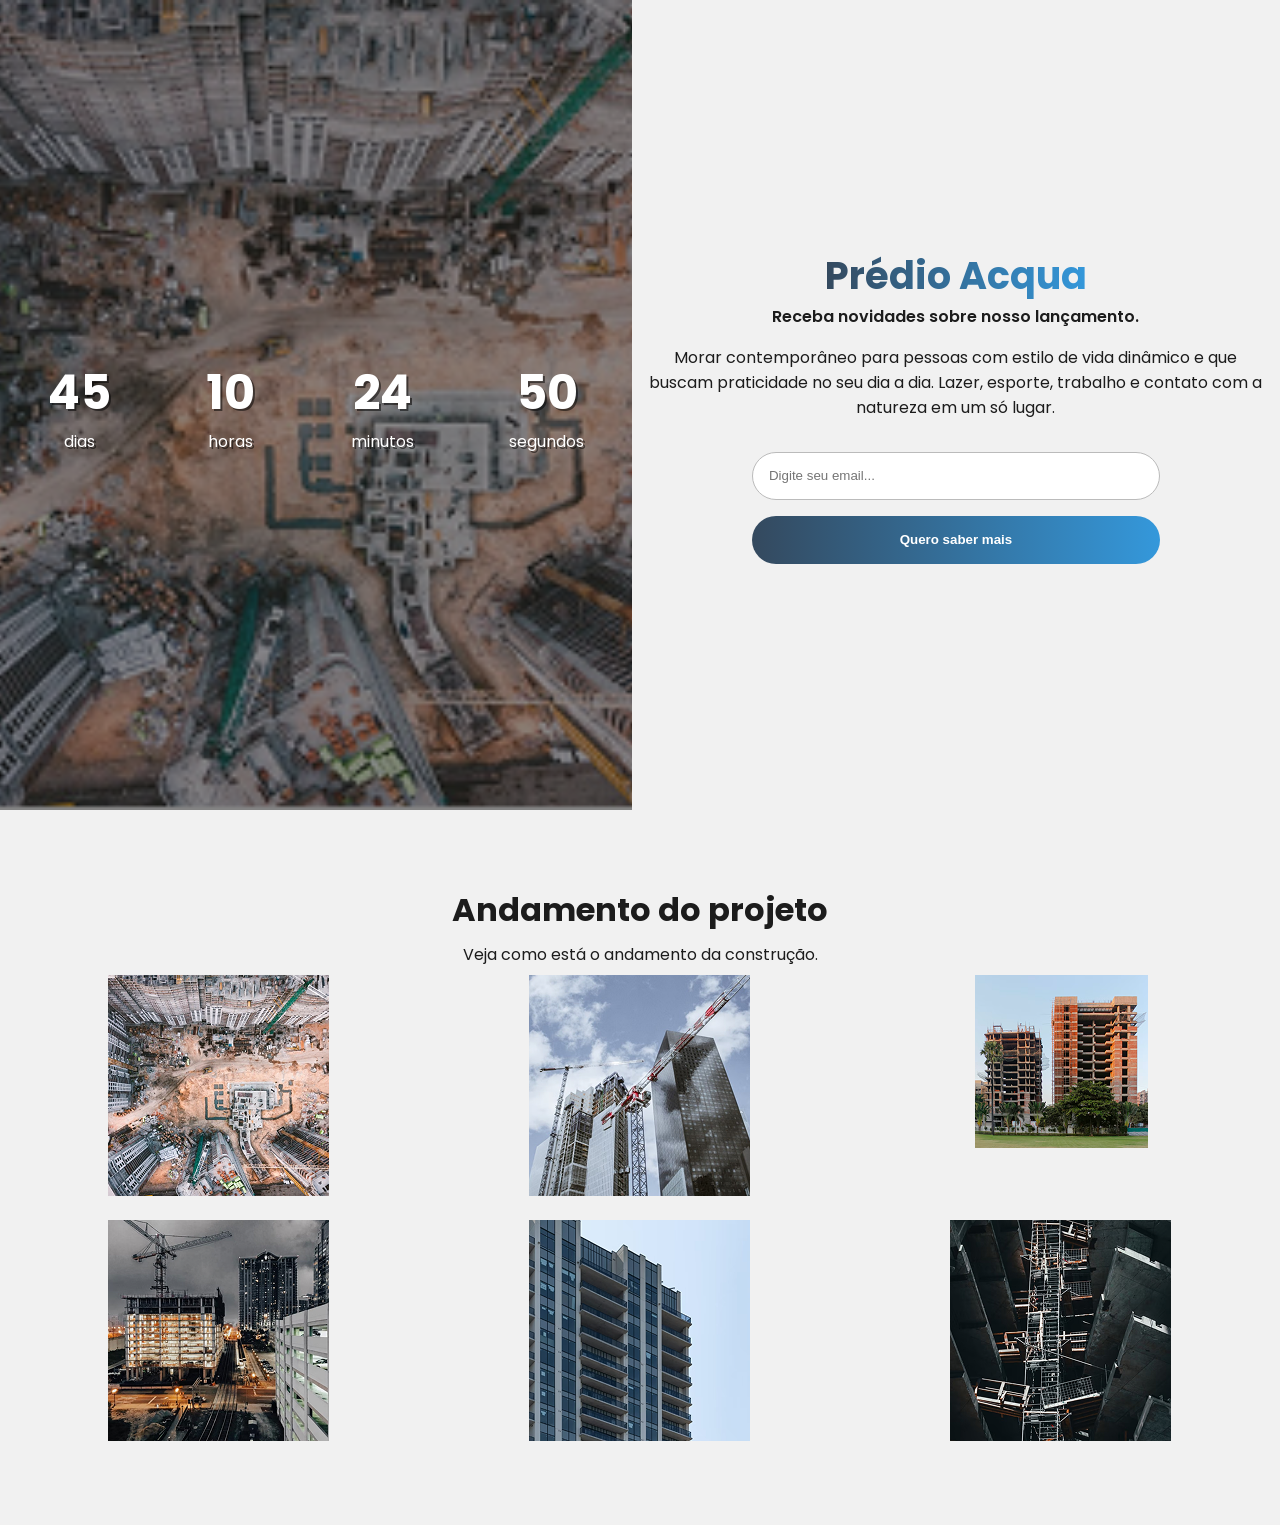
<file: index.html>
<!doctype html>
<html lang="pt-br">
  <head>
    <meta charset="UTF-8" />
    <meta name="viewport" content="width=device-width, initial-scale=1.0" />
    <meta
      name="description"
      content="Acompanhe o andamento das suas obras. Aqui, você acompanha etapas, prazos e informações de forma simples e eficiente sobre o Projeto Acqua"
    />
    <meta
      name="keywords"
      content="acqua, projeto acqua, acompanhamento de obras, obras, construção, construção civil, engenharia civil, gestão de obras."
    />
    <meta name="author" content="Eduarda Vieira Santos" />
    <title>Project Acqua</title>
    <link rel="preconnect" href="https://fonts.googleapis.com" />
    <link rel="preconnect" href="https://fonts.gstatic.com" crossorigin />
    <link
      href="https://fonts.googleapis.com/css2?family=Inter:ital,opsz,wght@0,14..32,100..900;1,14..32,100..900&family=Poppins:ital,wght@0,100;0,200;0,300;0,400;0,500;0,600;0,700;0,800;0,900;1,100;1,200;1,300;1,400;1,500;1,600;1,700;1,800;1,900&display=swap"
      rel="stylesheet"
    />
    <link rel="stylesheet" href="./style.css" />
  </head>
  <body>
    <main>
      <div class="container">
        <section class="section-timer">
          <div class="timer">
            <div>
              <p>45</p>
              <p>dias</p>
            </div>
            <div>
              <p>10</p>
              <p>horas</p>
            </div>
            <div>
              <p>24</p>
              <p>minutos</p>
            </div>
            <div>
              <p>50</p>
              <p>segundos</p>
            </div>
          </div>
        </section>
        <section class="novidades">
          <h2>Prédio Acqua</h2>
          <p>Receba novidades sobre nosso lançamento.</p>
          <p>
            Morar contemporâneo para pessoas com estilo de vida dinâmico e que buscam praticidade no
            seu dia a dia. Lazer, esporte, trabalho e contato com a natureza em um só lugar.
          </p>
          <form>
            <label for="email" class="visuallyhidden"> Email </label>
            <input
              type="email"
              name="email"
              id="email"
              placeholder="Digite seu email..."
              autocomplete="email"
            />
            <button type="submit">Quero saber mais</button>
          </form>
        </section>
      </div>

      <section class="andamento">
        <h2>Andamento do projeto</h2>
        <p>Veja como está o andamento da construção.</p>

        <ul>
          <li><img src="./images/predio3.png" alt="Foto de cima do prédio em construção" /></li>
          <li><img src="./images/predio2.png" alt="Foto da etapa final do prédio" /></li>
          <li><img src="./images/predio5.png" alt="Foto de fora do prédio" /></li>
          <li><img src="./images/predio1.png" alt="Foto do prédio em construção pela metade" /></li>
          <li><img src="./images/predio6.png" alt="Foto do prédio finalizado" /></li>
          <li><img src="./images/predio4.png" alt="Foto do elevador" /></li>
        </ul>
      </section>
    </main>
  </body>
</html>
</file>
<file: style.css>
:root {
  --font-primary: 'Poppins', sans-serif;

  /* Cores */

  --color-primary: #ffffff;
  --color-secondary: #f1f1f1;
  --color-text: #1c1c1c;
  --color-text-secondary: #ffffff;
  --color-overlay: #1c1c1c83;

  --color-border: #bbbbbb;

  --gradient: linear-gradient(to left, #3498db, #34495e);
  --gradient-hover: linear-gradient(to left, #6db0dc, #6095ba);
}

/* Limpando o estilo do navegador */

* {
  margin: 0;
  padding: 0;
  box-sizing: border-box;

  list-style: none;
}
/* Classe utilitária */
.novidades form label {
  position: absolute;
  width: 1px;
  height: 1px;
  padding: 0;
  margin: -1px;
  overflow: hidden;
  clip: inset(50%);
  white-space: nowrap;
  border: 0;
}
/* Definindo estilos gerais */
body {
  font-family: var(--font-primary);
  background-color: var(--color-secondary);
  color: var(--color-text);
}

.section-timer,
.novidades {
  height: 90dvh;
  width: 100%;
}
.section-timer {
  background: url('./images/predio3.png');
  background-repeat: no-repeat;
  background-position: center;
  background-size: cover;
}
.timer {
  height: 100%;
  background-color: var(--color-overlay);

  display: flex;
  align-items: center;
  justify-content: space-around;
}
.timer p {
  color: var(--color-text-secondary);
  text-shadow: 2px 2px #00000082;
}

.timer div {
  text-align: center;
}

.timer p:first-child {
  font-size: 3rem;
  font-weight: 700;
}

.novidades {
  display: flex;
  flex-direction: column;
  align-items: center;
  justify-content: center;

  padding: 1rem;
  background-color: var(--color-secondary);
  text-align: center;
}

.novidades h2 {
  font-size: 2.375rem;
  background: var(--gradient);
  background-clip: text;
  color: transparent;
}

.novidades h2 + p {
  font-size: 1rem;
  font-weight: 600;
  margin-bottom: 1rem;
}

.novidades p + p {
  font-size: 1rem;
  max-width: 75ch;
  margin-bottom: 2rem;
}

.novidades form {
  width: 100%;
  max-width: 25.5rem;
  display: flex;
  flex-direction: column;

  gap: 1rem;
}

input,
button {
  height: 3rem;
  border-radius: 3.75rem;
}

input {
  border: 1px solid var(--color-border);
  padding: 0 1rem;
}

button {
  border: 0;
  background: var(--gradient);
  font-weight: 600;
  color: var(--color-primary);
  cursor: pointer;
}

button:hover {
  background: var(--gradient-hover);
}

.andamento {
  padding: 4.75rem 1rem;
  text-align: center;
}

.andamento h2 {
  font-size: 2rem;
  font-weight: 700;
}

.andamento p {
  margin: 0.5rem 2rem;
}
img {
  max-width: 100%;
  transition: all 0.4s;
}

img:hover {
  transform: scale(1.05);
}

ul {
  display: grid;
  grid-template-columns: 1fr 1fr;
  gap: 1rem;
}

li {
  margin: 0;
}

@media (min-width: 744px) {
  ul {
    grid-template-columns: 1fr 1fr 1fr;
  }
}

@media (min-width: 1280px) {
  .container {
    display: flex;
  }
}
</file>
